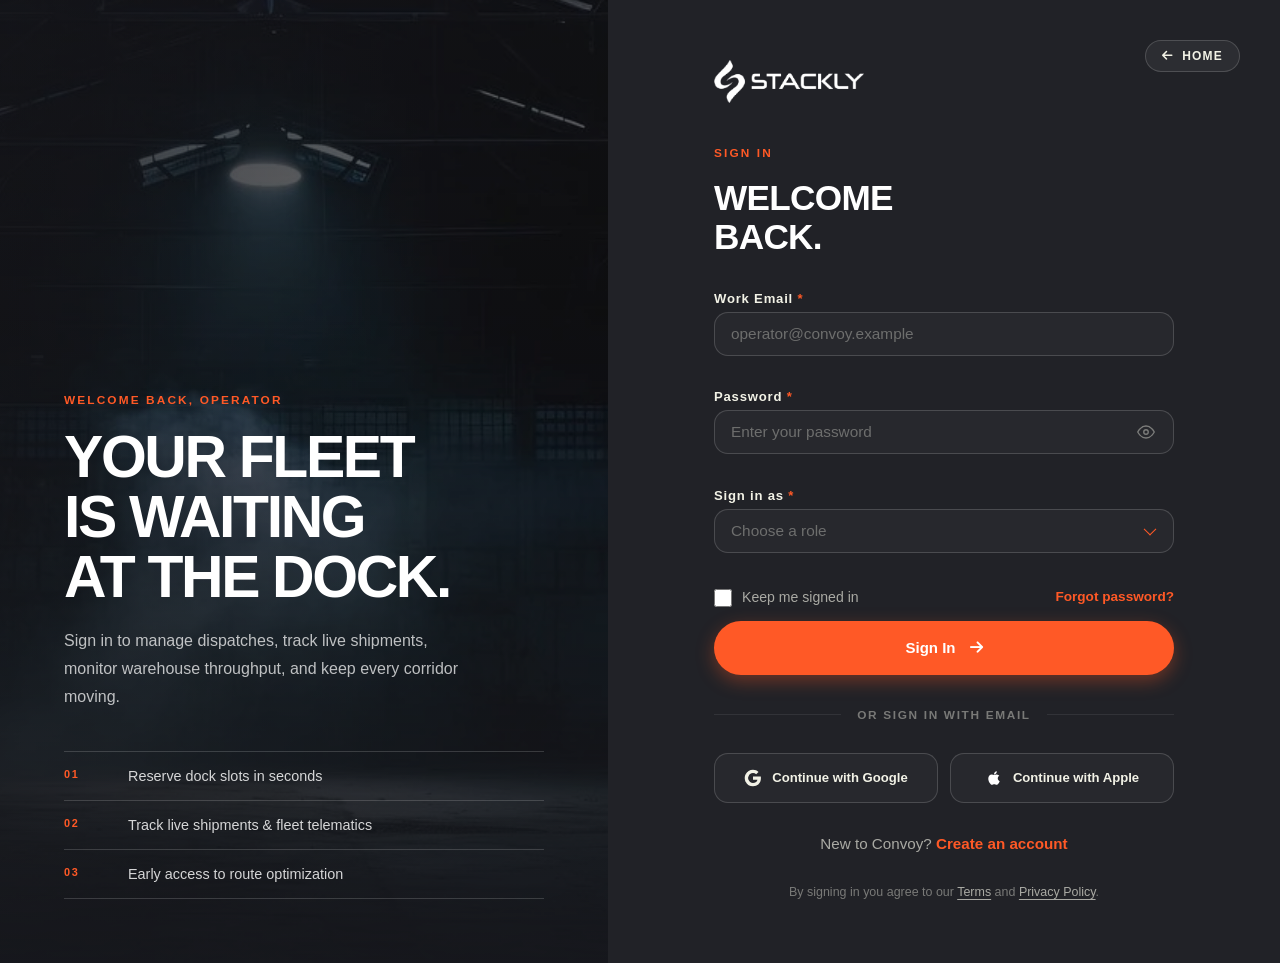
<file: html/login.html>
<!DOCTYPE html>
<html lang="en" class="no-js">

<head>
    <meta charset="UTF-8">
    <meta name="viewport" content="width=device-width, initial-scale=1.0">
    <meta name="description" content="Sign in to your Convoy warehouse management account.">
    <meta name="theme-color" content="#212227">
    <title>Sign In — Convoy Warehouse</title>

    <link rel="stylesheet" href="../global.css">
    <link rel="stylesheet" href="../css/login.css">
    <link rel='stylesheet' href='https://cdnjs.cloudflare.com/ajax/libs/font-awesome/6.4.0/css/all.min.css'>
</head>

<body class="auth-body">

    <main class="auth" id="main-content">

        <!-- ============ LEFT — BRAND PANEL ============ -->
        <aside class="auth__brand" aria-hidden="true">
            <div class="auth__brand-media">
                <img src="../assets/home_hero.webp" alt="">
                <div class="auth__brand-scrim"></div>
            </div>

            <div class="auth__brand-content">

                <div class="auth__brand-copy">
                    <span class="auth__brand-kicker">Welcome back, Operator</span>
                    <h2 class="auth__brand-title">
                        Your fleet<br>
                        is waiting<br>
                        at the dock.
                    </h2>
                    <p class="auth__brand-note">
                        Sign in to manage dispatches, track live shipments, monitor
                        warehouse throughput, and keep every corridor moving.
                    </p>
                </div>

                <ul class="auth__brand-perks">
                    <li>
                        <span class="auth__brand-perk-num">01</span>
                        <span>Reserve dock slots in seconds</span>
                    </li>
                    <li>
                        <span class="auth__brand-perk-num">02</span>
                        <span>Track live shipments &amp; fleet telematics</span>
                    </li>
                    <li>
                        <span class="auth__brand-perk-num">03</span>
                        <span>Early access to route optimization</span>
                    </li>
                </ul>
            </div>
        </aside>

        <!-- ============ RIGHT — FORM PANEL ============ -->
        <section class="auth__panel" aria-labelledby="login-title">
            <a href="../index.html" class="auth-back-chip"><i class="fa-solid fa-arrow-left"></i> Home</a>

            <div class="auth__panel-inner">

                <a class="auth__logo" href="../index.html" aria-label="Convoy home">
                    <img src="../logo.webp" alt="Convoy">
                </a>

                <header class="auth__head">
                    <span class="eyebrow">Sign In</span>
                    <h1 class="auth__title" id="login-title">
                        Welcome<br>back.
                    </h1>
                </header>

                <!-- ============ LOGIN FORM ============ -->
                <form class="auth-form" id="login-form" novalidate>

                    <!-- Email -->
                    <div class="field">
                        <label for="login-email">Work Email <span class="field__req">*</span></label>
                        <input type="email" id="login-email" name="email" autocomplete="email"
                            placeholder="operator@convoy.example" required>
                        <p class="field__error" data-error-for="login-email"></p>
                    </div>

                    <!-- Password -->
                    <div class="field">
                        <label for="login-password">Password <span class="field__req">*</span></label>
                        <div class="field__pw">
                            <input type="password" id="login-password" name="password" autocomplete="current-password"
                                placeholder="Enter your password" required>
                            <button type="button" class="field__eye" data-toggle-pw="login-password"
                                aria-label="Show password" aria-pressed="false">
                                <svg class="field__eye-icon field__eye-icon--show" viewBox="0 0 24 24" fill="none"
                                    stroke="currentColor" stroke-width="1.8" stroke-linecap="round"
                                    stroke-linejoin="round" aria-hidden="true">
                                    <path d="M1 12s4-8 11-8 11 8 11 8-4 8-11 8-11-8-11-8z" />
                                    <circle cx="12" cy="12" r="3" />
                                </svg>
                                <svg class="field__eye-icon field__eye-icon--hide" viewBox="0 0 24 24" fill="none"
                                    stroke="currentColor" stroke-width="1.8" stroke-linecap="round"
                                    stroke-linejoin="round" aria-hidden="true">
                                    <path
                                        d="M17.94 17.94A10.07 10.07 0 0 1 12 20c-7 0-11-8-11-8a18.45 18.45 0 0 1 5.06-5.94" />
                                    <path d="M9.9 4.24A9.12 9.12 0 0 1 12 4c7 0 11 8 11 8a18.5 18.5 0 0 1-2.16 3.19" />
                                    <path d="M14.12 14.12a3 3 0 1 1-4.24-4.24" />
                                    <line x1="1" y1="1" x2="23" y2="23" />
                                </svg>
                            </button>
                        </div>
                        <p class="field__error" data-error-for="login-password"></p>
                    </div>

                    <!-- Role (custom dropdown) -->
                    <div class="field">
                        <label id="role-label">Sign in as <span class="field__req">*</span></label>

                        <div class="dropdown" id="role-dropdown" data-dropdown>
                            <button type="button" class="dropdown__trigger" aria-haspopup="listbox"
                                aria-expanded="false" aria-labelledby="role-label" data-dropdown-trigger>
                                <span class="dropdown__value" data-dropdown-value>Choose a role</span>
                                <span class="dropdown__chev" aria-hidden="true"></span>
                            </button>

                            <ul class="dropdown__menu" role="listbox" aria-labelledby="role-label" data-dropdown-menu
                                hidden>
                                <li class="dropdown__option" role="option" data-value="user" aria-selected="false"
                                    tabindex="-1">
                                    <span class="dropdown__option-label">Operator</span>
                                    <span class="dropdown__option-note">Manage fleet, corridors &amp; warehouse ops</span>
                                </li>
                                <li class="dropdown__option" role="option" data-value="admin" aria-selected="false"
                                    tabindex="-1">
                                    <span class="dropdown__option-label">Administrator</span>
                                    <span class="dropdown__option-note">Control plane, carriers &amp; compliance</span>
                                </li>
                            </ul>

                            <input type="hidden" name="role" id="login-role" data-dropdown-input required>
                        </div>

                        <p class="field__error" data-error-for="login-role"></p>
                    </div>

                    <!-- Options -->
                    <div class="auth-form__row">
                        <label class="check">
                            <input type="checkbox" id="login-remember" name="remember">
                            <span>Keep me signed in</span>
                        </label>
                        <a class="auth-form__forgot" href="../404.html">Forgot password?</a>
                    </div>

                    <button class="btn btn--primary auth-form__submit" type="submit" id="login-submit">
                        Sign In <i class="fa-solid fa-arrow-right btn__arrow" style="margin-left: 6px;"></i>
                    </button>

                </form>

                <div class="auth__divider" aria-hidden="true">
                    <span>or sign in with email</span>
                </div>

                <!-- ============ SOCIAL LOGIN ============ -->
                <div class="auth__socials">
                    <button type="button" class="social-btn" data-social="google">
                        <svg viewBox="0 0 24 24" width="18" height="18" fill="currentColor" aria-hidden="true">
                            <path
                                d="M22.56 12.25c0-.78-.07-1.53-.2-2.25H12v4.26h5.92a5.06 5.06 0 0 1-2.2 3.32v2.76h3.56c2.08-1.92 3.28-4.74 3.28-8.09z" />
                            <path
                                d="M12 23c2.97 0 5.46-.98 7.28-2.66l-3.56-2.76c-.99.66-2.25 1.06-3.72 1.06-2.86 0-5.29-1.93-6.16-4.53H2.18v2.84A11 11 0 0 0 12 23z" />
                            <path
                                d="M5.84 14.11a6.6 6.6 0 0 1 0-4.22V7.05H2.18a11 11 0 0 0 0 9.9l3.66-2.84z" />
                            <path
                                d="M12 5.38c1.62 0 3.06.56 4.21 1.64l3.15-3.15C17.45 2.09 14.97 1 12 1 7.7 1 3.99 3.47 2.18 7.05l3.66 2.84C6.71 7.31 9.14 5.38 12 5.38z" />
                        </svg>
                        <span>Continue with Google</span>
                    </button>

                    <button type="button" class="social-btn" data-social="apple">
                        <svg viewBox="0 0 24 24" width="18" height="18" fill="currentColor" aria-hidden="true">
                            <path
                                d="M17.05 20.28c-.98.95-2.05.8-3.08.35-1.09-.46-2.09-.48-3.24 0-1.44.62-2.2.44-3.06-.35C2.79 15.25 3.51 7.59 9.05 7.31c1.35.07 2.29.74 3.08.8 1.18-.24 2.31-.93 3.57-.84 1.51.12 2.65.72 3.4 1.8-3.12 1.87-2.38 5.98.48 7.13-.57 1.5-1.31 2.99-2.54 4.09l.01-.01zM12.03 7.25c-.15-2.23 1.66-4.07 3.74-4.25.29 2.58-2.34 4.5-3.74 4.25z" />
                        </svg>
                        <span>Continue with Apple</span>
                    </button>
                </div>

                <p class="auth__sub" style="margin-top: 32px; text-align: center;">
                    New to Convoy?
                    <a href="signup.html">Create an account</a>
                </p>

                <p class="auth__legal">
                    By signing in you agree to our
                    <a href="../404.html">Terms</a> and
                    <a href="../404.html">Privacy Policy</a>.
                </p>

            </div>
        </section>

    </main>

    <script src="https://cdn.jsdelivr.net/npm/gsap@3.13.0/dist/gsap.min.js"></script>

    <script>
        document.documentElement.classList.remove("no-js");

        const prefersReducedMotion = window.matchMedia("(prefers-reduced-motion: reduce)").matches;

        /* =====================================================
           CLEAR INPUTS ON PAGE LOAD / RESTORE
           ===================================================== */
        window.addEventListener("pageshow", (e) => {
            const forms = document.querySelectorAll(".auth-form");
            forms.forEach(form => {
                form.querySelectorAll("input").forEach(input => {
                    if (input.type === "checkbox") {
                        input.checked = false;
                    } else if (input.type === "hidden") {
                        // handled below
                    } else {
                        input.value = "";
                    }
                });

                form.querySelectorAll("[data-dropdown]").forEach(dd => {
                    const valueEl = dd.querySelector("[data-dropdown-value]");
                    const inputEl = dd.querySelector("[data-dropdown-input]");
                    const trigger = dd.querySelector("[data-dropdown-trigger]");
                    const options = dd.querySelectorAll("[data-dropdown-option], .dropdown__option");

                    if (valueEl) {
                        const placeholder = dd.dataset.placeholder || "Choose a role";
                        valueEl.textContent = placeholder;
                        valueEl.classList.remove("has-value");
                    }
                    if (inputEl) inputEl.value = "";
                    if (trigger) trigger.classList.remove("is-filled");
                    options.forEach(o => o.setAttribute("aria-selected", "false"));
                });

                form.querySelectorAll(".field__error").forEach(el => el.textContent = "");
                form.querySelectorAll(".is-error").forEach(el => el.classList.remove("is-error"));
            });
        });

        /* =====================================================
           CUSTOM DROPDOWN
           ===================================================== */
        (function initDropdowns() {
            const dropdowns = document.querySelectorAll("[data-dropdown]");

            dropdowns.forEach(dd => {
                const trigger = dd.querySelector("[data-dropdown-trigger]");
                const menu = dd.querySelector("[data-dropdown-menu]");
                const valueEl = dd.querySelector("[data-dropdown-value]");
                const inputEl = dd.querySelector("[data-dropdown-input]");
                const options = dd.querySelectorAll(".dropdown__option");

                if (!trigger || !menu || !valueEl || !inputEl) return;

                const placeholder = valueEl.textContent.trim();
                dd.dataset.placeholder = placeholder;

                let activeIndex = -1;

                function open() {
                    closeAllDropdowns(dd);
                    menu.hidden = false;
                    dd.classList.add("is-open");
                    trigger.setAttribute("aria-expanded", "true");

                    const selected = [...options].findIndex(o => o.getAttribute("aria-selected") === "true");
                    const focusIndex = selected >= 0 ? selected : 0;
                    activeIndex = focusIndex;
                    options[focusIndex].focus();

                    if (typeof gsap !== "undefined" && !prefersReducedMotion) {
                        gsap.fromTo(menu,
                            { opacity: 0, y: -8 },
                            { opacity: 1, y: 0, duration: .28, ease: "power3.out" });
                    }
                }

                function close() {
                    menu.hidden = true;
                    dd.classList.remove("is-open");
                    trigger.setAttribute("aria-expanded", "false");
                }

                function select(value) {
                    const chosen = [...options].find(o => o.dataset.value === value);
                    if (!chosen) return;

                    options.forEach(o => o.setAttribute("aria-selected", "false"));
                    chosen.setAttribute("aria-selected", "true");

                    valueEl.textContent = chosen.querySelector(".dropdown__option-label").textContent;
                    valueEl.classList.add("has-value");
                    inputEl.value = value;
                    trigger.classList.add("is-filled");

                    inputEl.classList.remove("is-error");
                    const errorEl = document.querySelector(`[data-error-for="${inputEl.id}"]`);
                    if (errorEl) errorEl.textContent = "";

                    close();
                    trigger.focus();
                }

                trigger.addEventListener("click", () => {
                    if (dd.classList.contains("is-open")) close(); else open();
                });

                trigger.addEventListener("keydown", (e) => {
                    if (e.key === "ArrowDown" || e.key === "Enter" || e.key === " ") {
                        e.preventDefault();
                        open();
                    }
                });

                options.forEach((opt, i) => {
                    opt.addEventListener("click", () => select(opt.dataset.value));

                    opt.addEventListener("keydown", (e) => {
                        if (e.key === "Enter" || e.key === " ") {
                            e.preventDefault();
                            select(opt.dataset.value);
                        } else if (e.key === "ArrowDown") {
                            e.preventDefault();
                            const next = (i + 1) % options.length;
                            options[next].focus();
                        } else if (e.key === "ArrowUp") {
                            e.preventDefault();
                            const prev = (i - 1 + options.length) % options.length;
                            options[prev].focus();
                        } else if (e.key === "Escape") {
                            e.preventDefault();
                            close();
                            trigger.focus();
                        }
                    });
                });

                document.addEventListener("click", (e) => {
                    if (!dd.contains(e.target)) close();
                });
            });

            function closeAllDropdowns(except) {
                document.querySelectorAll("[data-dropdown].is-open").forEach(dd => {
                    if (dd === except) return;
                    const menu = dd.querySelector("[data-dropdown-menu]");
                    const trigger = dd.querySelector("[data-dropdown-trigger]");
                    if (menu) menu.hidden = true;
                    dd.classList.remove("is-open");
                    if (trigger) trigger.setAttribute("aria-expanded", "false");
                });
            }

            document.addEventListener("keydown", (e) => {
                if (e.key === "Escape") {
                    document.querySelectorAll("[data-dropdown].is-open").forEach(dd => {
                        const menu = dd.querySelector("[data-dropdown-menu]");
                        const trigger = dd.querySelector("[data-dropdown-trigger]");
                        if (menu) menu.hidden = true;
                        dd.classList.remove("is-open");
                        if (trigger) trigger.setAttribute("aria-expanded", "false");
                    });
                }
            });
        })();

        /* =====================================================
           PASSWORD VISIBILITY
           ===================================================== */
        (function initPasswordToggles() {
            document.querySelectorAll("[data-toggle-pw]").forEach(btn => {
                const targetId = btn.dataset.togglePw;
                const input = document.getElementById(targetId);
                if (!input) return;

                btn.addEventListener("click", () => {
                    const isPassword = input.type === "password";
                    input.type = isPassword ? "text" : "password";
                    btn.setAttribute("aria-pressed", isPassword ? "true" : "false");
                    btn.setAttribute("aria-label", isPassword ? "Hide password" : "Show password");
                    btn.classList.toggle("is-visible", isPassword);
                });
            });
        })();

        /* =====================================================
           FORM VALIDATION
           ===================================================== */
        const validationRules = {
            email: v => /^[^\s@]+@[^\s@]+\.[^\s@]+$/.test(v.trim()) || "Please enter a valid email address.",
            password: v => v.length >= 6 || "Password must be at least 6 characters.",
            confirm: (v, el, form) => {
                const pw = form.querySelector('input[name="password"]');
                if (!v) return "Please confirm your password.";
                if (pw && v !== pw.value) return "Passwords do not match.";
                return true;
            },
            role: v => v !== "" || "Please choose a role.",
            name: v => v.trim().length >= 2 || "Please enter your full name."
        };

        function validateField(field, form) {
            const name = field.name;
            const rule = validationRules[name];
            if (!rule) return true;

            const result = rule(field.value, field, form);
            const errorEl = document.querySelector(`[data-error-for="${field.id}"]`);

            if (result === true) {
                field.classList.remove("is-error");
                field.removeAttribute("aria-invalid");
                if (errorEl) errorEl.textContent = "";
                return true;
            } else {
                field.classList.add("is-error");
                field.setAttribute("aria-invalid", "true");
                if (errorEl) errorEl.textContent = result;
                return false;
            }
        }

        function initForm(formId) {
            const form = document.getElementById(formId);
            if (!form) return;

            const fields = form.querySelectorAll("input, select, textarea");

            fields.forEach(field => {
                if (field.type === "hidden") return;

                field.addEventListener("blur", () => validateField(field, form));
                field.addEventListener("input", () => {
                    if (field.classList.contains("is-error")) validateField(field, form);
                });
            });

            form.addEventListener("submit", (e) => {
                e.preventDefault();

                let allValid = true;
                fields.forEach(field => {
                    if (field.type === "hidden") {
                        if (field.name === "role") {
                            const rule = validationRules.role;
                            const res = rule(field.value);
                            const errorEl = document.querySelector(`[data-error-for="${field.id}"]`);
                            if (res !== true) {
                                allValid = false;
                                if (errorEl) errorEl.textContent = res;
                                const dd = field.closest("[data-dropdown]");
                                const trigger = dd && dd.querySelector("[data-dropdown-trigger]");
                                if (trigger) trigger.classList.add("is-error");
                            }
                        }
                        return;
                    }
                    if (!validateField(field, form)) allValid = false;
                });

                if (!allValid) {
                    const firstError = form.querySelector(".is-error, [data-error-for]:not(:empty)");
                    if (firstError) {
                        firstError.focus();
                        firstError.scrollIntoView({ behavior: prefersReducedMotion ? "auto" : "smooth", block: "center" });
                    }
                    return;
                }

                // ================================================
                // SUCCESS — Save credentials, clear form, redirect
                // ================================================
                const email = form.querySelector('input[name="email"]').value.trim();
                const role = form.querySelector('input[name="role"]').value;

                const username = email.split("@")[0];

                try {
                    localStorage.setItem("convoy_user_email", email);
                    localStorage.setItem("convoy_user_name", username);
                    localStorage.setItem("convoy_user_role", role);
                } catch (err) {
                    // localStorage may be disabled — dashboards will fall back
                }

                form.reset();
                form.querySelectorAll(".field__error").forEach(el => el.textContent = "");
                form.querySelectorAll(".is-error").forEach(el => el.classList.remove("is-error"));

                form.querySelectorAll("[data-dropdown]").forEach(dd => {
                    const valueEl = dd.querySelector("[data-dropdown-value]");
                    const inputEl = dd.querySelector("[data-dropdown-input]");
                    const trigger = dd.querySelector("[data-dropdown-trigger]");
                    const opts = dd.querySelectorAll(".dropdown__option");

                    if (valueEl) {
                        valueEl.textContent = dd.dataset.placeholder || "Choose a role";
                        valueEl.classList.remove("has-value");
                    }
                    if (inputEl) inputEl.value = "";
                    if (trigger) trigger.classList.remove("is-filled", "is-error");
                    opts.forEach(o => o.setAttribute("aria-selected", "false"));
                });

                const btn = form.querySelector('button[type="submit"]');
                let msg = form.querySelector(".auth-success-msg");
                if (!msg) {
                    msg = document.createElement("div");
                    msg.className = "auth-success-msg";
                    msg.style.color = "#00D26A";
                    msg.style.marginBottom = "16px";
                    msg.style.fontWeight = "600";
                    msg.style.fontSize = "14px";
                    msg.style.textAlign = "center";
                    btn.parentNode.insertBefore(msg, btn);
                }
                msg.textContent = "Login successful! Redirecting...";
                
                btn.disabled = true;
                btn.style.opacity = "0.5";

                setTimeout(() => {
                    if (role === "admin") {
                        window.location.href = "admin.html";
                    } else {
                        window.location.href = "user.html";
                    }
                }, 1500);
            });
        }

        initForm("login-form");

        /* =====================================================
           SOCIAL BUTTONS → 404
           ===================================================== */
        document.querySelectorAll("[data-social]").forEach(btn => {
            btn.addEventListener("click", () => {
                window.location.href = "../404.html";
            });
        });

        /* =====================================================
           ENTRANCE ANIMATION
           ===================================================== */
        window.addEventListener("load", () => {
            if (prefersReducedMotion) return;

            const tl = gsap.timeline({ defaults: { duration: .8, ease: "power3.out" } });

            tl.fromTo(".auth__brand-content > *",
                { x: -30, opacity: 0 },
                { x: 0, opacity: 1, stagger: .08 });

            tl.fromTo(".auth__panel-inner > *",
                { y: 24, opacity: 0 },
                { y: 0, opacity: 1, stagger: .06 },
                "-=.55");
        });
    </script>
</body>

</html>
</file>
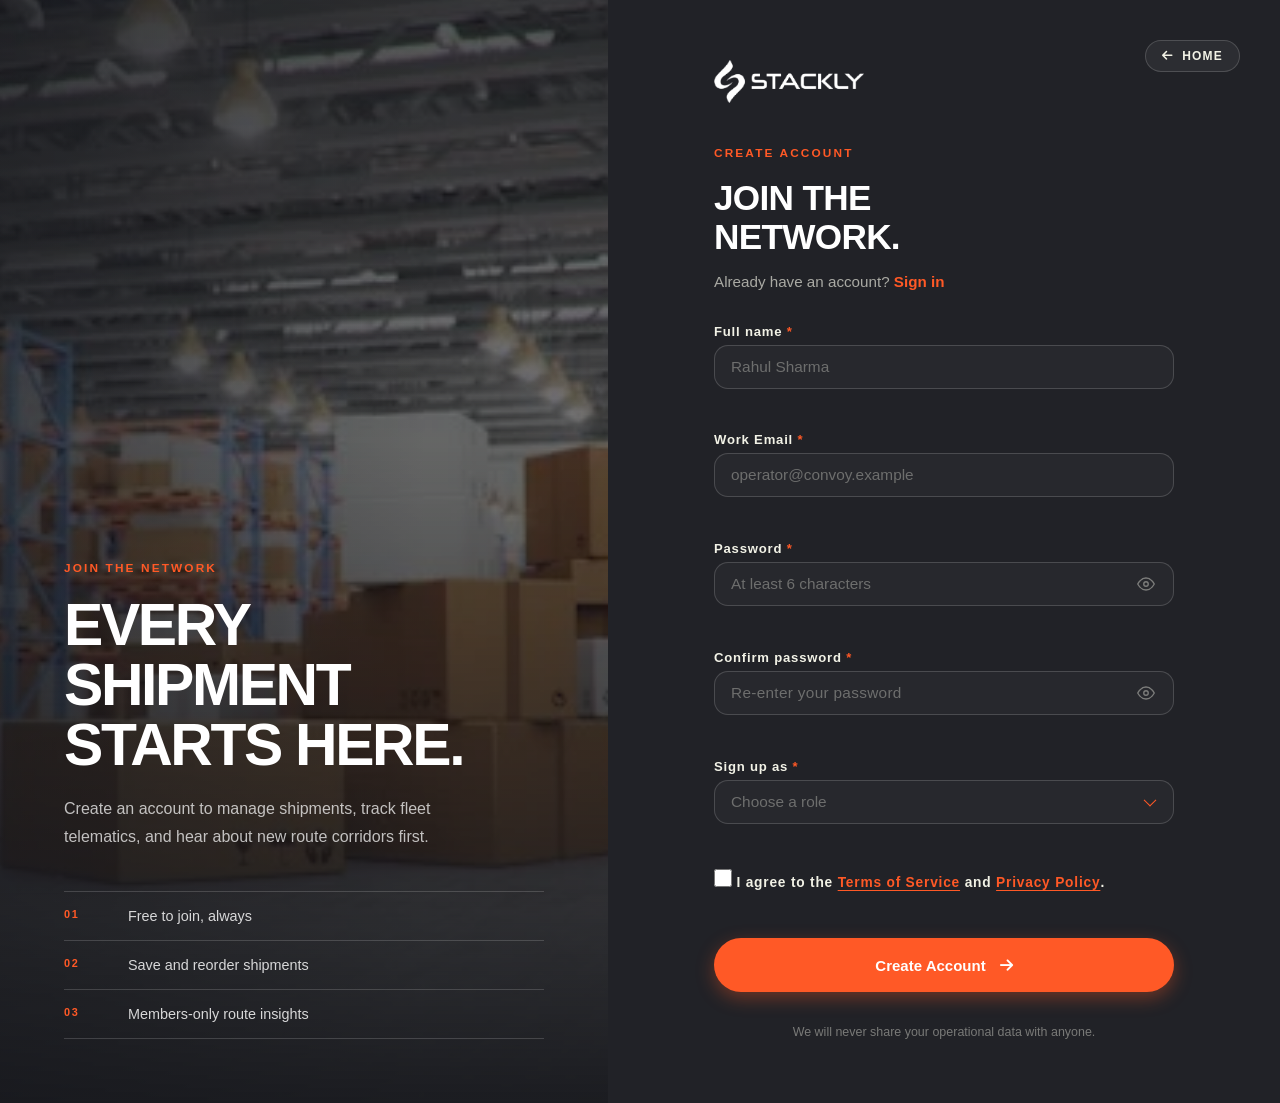
<file: html/signup.html>
<!DOCTYPE html>
<html lang="en" class="no-js">

<head>
    <meta charset="UTF-8">
    <meta name="viewport" content="width=device-width, initial-scale=1.0">
    <meta name="description" content="Create your Convoy warehouse management account.">
    <meta name="theme-color" content="#212227">
    <title>Create Account — Convoy Warehouse</title>

    <link rel="stylesheet" href="../global.css">
    <link rel="stylesheet" href="../css/signup.css">
    <link rel='stylesheet' href='https://cdnjs.cloudflare.com/ajax/libs/font-awesome/6.4.0/css/all.min.css'>
</head>

<body class="auth-body">

    <main class="auth" id="main-content">

        <!-- ============ LEFT — BRAND PANEL ============ -->
        <aside class="auth__brand" aria-hidden="true">
            <div class="auth__brand-media">
                <img src="../assets/home_about_1.webp" alt="">
                <div class="auth__brand-scrim"></div>
            </div>

            <div class="auth__brand-content">

                <div class="auth__brand-copy">
                    <span class="auth__brand-kicker">Join the network</span>
                    <h2 class="auth__brand-title">
                        Every<br>
                        shipment<br>
                        starts here.
                    </h2>
                    <p class="auth__brand-note">
                        Create an account to manage shipments, track fleet telematics,
                        and hear about new route corridors first.
                    </p>
                </div>

                <ul class="auth__brand-perks">
                    <li>
                        <span class="auth__brand-perk-num">01</span>
                        <span>Free to join, always</span>
                    </li>
                    <li>
                        <span class="auth__brand-perk-num">02</span>
                        <span>Save and reorder shipments</span>
                    </li>
                    <li>
                        <span class="auth__brand-perk-num">03</span>
                        <span>Members-only route insights</span>
                    </li>
                </ul>
            </div>
        </aside>

        <!-- ============ RIGHT — FORM PANEL ============ -->
        <section class="auth__panel" aria-labelledby="signup-title">
            <a href="../index.html" class="auth-back-chip"><i class="fa-solid fa-arrow-left"></i> Home</a>

            <div class="auth__panel-inner">

                <a class="auth__logo" href="../index.html" aria-label="Convoy home">
                    <img src="../logo.webp" alt="Convoy">
                </a>

                <header class="auth__head">
                    <span class="eyebrow">Create Account</span>
                    <h1 class="auth__title" id="signup-title">
                        Join the<br>network.
                    </h1>
                    <p class="auth__sub">
                        Already have an account?
                        <a href="login.html">Sign in</a>
                    </p>
                </header>

                <!-- ============ SIGNUP FORM ============ -->
                <form class="auth-form" id="signup-form" novalidate>

                    <!-- Full name -->
                    <div class="field">
                        <label for="signup-name">Full name <span class="field__req">*</span></label>
                        <input type="text" id="signup-name" name="name" autocomplete="name" placeholder="Rahul Sharma"
                            required>
                        <p class="field__error" data-error-for="signup-name"></p>
                    </div>

                    <!-- Email -->
                    <div class="field">
                        <label for="signup-email">Work Email <span class="field__req">*</span></label>
                        <input type="email" id="signup-email" name="email" autocomplete="email"
                            placeholder="operator@convoy.example" required>
                        <p class="field__error" data-error-for="signup-email"></p>
                    </div>

                    <!-- Password -->
                    <div class="field">
                        <label for="signup-password">Password <span class="field__req">*</span></label>
                        <div class="field__pw">
                            <input type="password" id="signup-password" name="password" autocomplete="new-password"
                                placeholder="At least 6 characters" required>
                            <button type="button" class="field__eye" data-toggle-pw="signup-password"
                                aria-label="Show password" aria-pressed="false">
                                <svg class="field__eye-icon field__eye-icon--show" viewBox="0 0 24 24" fill="none"
                                    stroke="currentColor" stroke-width="1.8" stroke-linecap="round"
                                    stroke-linejoin="round" aria-hidden="true">
                                    <path d="M1 12s4-8 11-8 11 8 11 8-4 8-11 8-11-8-11-8z" />
                                    <circle cx="12" cy="12" r="3" />
                                </svg>
                                <svg class="field__eye-icon field__eye-icon--hide" viewBox="0 0 24 24" fill="none"
                                    stroke="currentColor" stroke-width="1.8" stroke-linecap="round"
                                    stroke-linejoin="round" aria-hidden="true">
                                    <path
                                        d="M17.94 17.94A10.07 10.07 0 0 1 12 20c-7 0-11-8-11-8a18.45 18.45 0 0 1 5.06-5.94" />
                                    <path d="M9.9 4.24A9.12 9.12 0 0 1 12 4c7 0 11 8 11 8a18.5 18.5 0 0 1-2.16 3.19" />
                                    <path d="M14.12 14.12a3 3 0 1 1-4.24-4.24" />
                                    <line x1="1" y1="1" x2="23" y2="23" />
                                </svg>
                            </button>
                        </div>
                        <p class="field__error" data-error-for="signup-password"></p>
                    </div>

                    <!-- Confirm password -->
                    <div class="field">
                        <label for="signup-confirm">Confirm password <span class="field__req">*</span></label>
                        <div class="field__pw">
                            <input type="password" id="signup-confirm" name="confirm" autocomplete="new-password"
                                placeholder="Re-enter your password" required>
                            <button type="button" class="field__eye" data-toggle-pw="signup-confirm"
                                aria-label="Show password" aria-pressed="false">
                                <svg class="field__eye-icon field__eye-icon--show" viewBox="0 0 24 24" fill="none"
                                    stroke="currentColor" stroke-width="1.8" stroke-linecap="round"
                                    stroke-linejoin="round" aria-hidden="true">
                                    <path d="M1 12s4-8 11-8 11 8 11 8-4 8-11 8-11-8-11-8z" />
                                    <circle cx="12" cy="12" r="3" />
                                </svg>
                                <svg class="field__eye-icon field__eye-icon--hide" viewBox="0 0 24 24" fill="none"
                                    stroke="currentColor" stroke-width="1.8" stroke-linecap="round"
                                    stroke-linejoin="round" aria-hidden="true">
                                    <path
                                        d="M17.94 17.94A10.07 10.07 0 0 1 12 20c-7 0-11-8-11-8a18.45 18.45 0 0 1 5.06-5.94" />
                                    <path d="M9.9 4.24A9.12 9.12 0 0 1 12 4c7 0 11 8 11 8a18.5 18.5 0 0 1-2.16 3.19" />
                                    <path d="M14.12 14.12a3 3 0 1 1-4.24-4.24" />
                                    <line x1="1" y1="1" x2="23" y2="23" />
                                </svg>
                            </button>
                        </div>
                        <p class="field__error" data-error-for="signup-confirm"></p>
                    </div>

                    <!-- Role (custom dropdown) -->
                    <div class="field">
                        <label id="signup-role-label">Sign up as <span class="field__req">*</span></label>

                        <div class="dropdown" id="signup-role-dropdown" data-dropdown>
                            <button type="button" class="dropdown__trigger" aria-haspopup="listbox"
                                aria-expanded="false" aria-labelledby="signup-role-label" data-dropdown-trigger>
                                <span class="dropdown__value" data-dropdown-value>Choose a role</span>
                                <span class="dropdown__chev" aria-hidden="true"></span>
                            </button>

                            <ul class="dropdown__menu" role="listbox" aria-labelledby="signup-role-label"
                                data-dropdown-menu hidden>
                                <li class="dropdown__option" role="option" data-value="user" aria-selected="false"
                                    tabindex="-1">
                                    <span class="dropdown__option-label">Operator</span>
                                    <span class="dropdown__option-note">Manage fleet, corridors &amp; warehouse
                                        ops</span>
                                </li>
                                <li class="dropdown__option" role="option" data-value="admin" aria-selected="false"
                                    tabindex="-1">
                                    <span class="dropdown__option-label">Administrator</span>
                                    <span class="dropdown__option-note">Control plane, carriers &amp; compliance</span>
                                </li>
                            </ul>

                            <input type="hidden" name="role" id="signup-role" data-dropdown-input required>
                        </div>

                        <p class="field__error" data-error-for="signup-role"></p>
                    </div>

                    <!-- Terms -->
                    <div class="field">
                        <label class="check check--block">
                            <input type="checkbox" id="signup-terms" name="terms" required>
                            <span>I agree to the <a href="../404.html">Terms of Service</a> and <a
                                    href="../404.html">Privacy Policy</a>.</span>
                        </label>
                        <p class="field__error" data-error-for="signup-terms"></p>
                    </div>

                    <button class="btn btn--primary auth-form__submit" type="submit" id="signup-submit">
                        Create Account <i class="fa-solid fa-arrow-right btn__arrow" style="margin-left: 6px;"></i>
                    </button>

                </form>

                <p class="auth__legal">
                    We will never share your operational data with anyone.
                </p>

            </div>
        </section>

    </main>

    <script src="https://cdn.jsdelivr.net/npm/gsap@3.13.0/dist/gsap.min.js"></script>

    <script>
        document.documentElement.classList.remove("no-js");

        const prefersReducedMotion = window.matchMedia("(prefers-reduced-motion: reduce)").matches;

        /* =====================================================
           CLEAR INPUTS WHEN PAGE RESTORED FROM bfcache
           ===================================================== */
        window.addEventListener("pageshow", () => {
            document.querySelectorAll(".auth-form").forEach(form => {
                form.querySelectorAll("input").forEach(input => {
                    if (input.type === "checkbox") {
                        input.checked = false;
                    } else if (input.type !== "hidden") {
                        input.value = "";
                    }
                });

                form.querySelectorAll("[data-dropdown]").forEach(dd => {
                    const valueEl = dd.querySelector("[data-dropdown-value]");
                    const inputEl = dd.querySelector("[data-dropdown-input]");
                    const trigger = dd.querySelector("[data-dropdown-trigger]");
                    const opts = dd.querySelectorAll(".dropdown__option");

                    if (valueEl) {
                        valueEl.textContent = dd.dataset.placeholder || "Choose a role";
                        valueEl.classList.remove("has-value");
                    }
                    if (inputEl) inputEl.value = "";
                    if (trigger) trigger.classList.remove("is-filled", "is-error");
                    opts.forEach(o => o.setAttribute("aria-selected", "false"));
                });

                form.querySelectorAll(".field__error").forEach(el => el.textContent = "");
                form.querySelectorAll(".is-error").forEach(el => el.classList.remove("is-error"));
            });
        });

        /* =====================================================
           CUSTOM DROPDOWN
           ===================================================== */
        (function initDropdowns() {
            const dropdowns = document.querySelectorAll("[data-dropdown]");

            dropdowns.forEach(dd => {
                const trigger = dd.querySelector("[data-dropdown-trigger]");
                const menu = dd.querySelector("[data-dropdown-menu]");
                const valueEl = dd.querySelector("[data-dropdown-value]");
                const inputEl = dd.querySelector("[data-dropdown-input]");
                const options = dd.querySelectorAll(".dropdown__option");

                if (!trigger || !menu || !valueEl || !inputEl) return;

                const placeholder = valueEl.textContent.trim();
                dd.dataset.placeholder = placeholder;

                function open() {
                    closeAllDropdowns(dd);
                    menu.hidden = false;
                    dd.classList.add("is-open");
                    trigger.setAttribute("aria-expanded", "true");

                    const selected = [...options].findIndex(o => o.getAttribute("aria-selected") === "true");
                    const focusIndex = selected >= 0 ? selected : 0;
                    options[focusIndex].focus();

                    if (typeof gsap !== "undefined" && !prefersReducedMotion) {
                        gsap.fromTo(menu,
                            { opacity: 0, y: -8 },
                            { opacity: 1, y: 0, duration: .28, ease: "power3.out" });
                    }
                }

                function close() {
                    menu.hidden = true;
                    dd.classList.remove("is-open");
                    trigger.setAttribute("aria-expanded", "false");
                }

                function select(value) {
                    const chosen = [...options].find(o => o.dataset.value === value);
                    if (!chosen) return;

                    options.forEach(o => o.setAttribute("aria-selected", "false"));
                    chosen.setAttribute("aria-selected", "true");

                    valueEl.textContent = chosen.querySelector(".dropdown__option-label").textContent;
                    valueEl.classList.add("has-value");
                    inputEl.value = value;
                    trigger.classList.add("is-filled");
                    trigger.classList.remove("is-error");

                    inputEl.classList.remove("is-error");
                    const errorEl = document.querySelector(`[data-error-for="${inputEl.id}"]`);
                    if (errorEl) errorEl.textContent = "";

                    close();
                    trigger.focus();
                }

                trigger.addEventListener("click", () => {
                    if (dd.classList.contains("is-open")) close(); else open();
                });

                trigger.addEventListener("keydown", (e) => {
                    if (e.key === "ArrowDown" || e.key === "Enter" || e.key === " ") {
                        e.preventDefault();
                        open();
                    }
                });

                options.forEach((opt, i) => {
                    opt.addEventListener("click", () => select(opt.dataset.value));

                    opt.addEventListener("keydown", (e) => {
                        if (e.key === "Enter" || e.key === " ") {
                            e.preventDefault();
                            select(opt.dataset.value);
                        } else if (e.key === "ArrowDown") {
                            e.preventDefault();
                            options[(i + 1) % options.length].focus();
                        } else if (e.key === "ArrowUp") {
                            e.preventDefault();
                            options[(i - 1 + options.length) % options.length].focus();
                        } else if (e.key === "Escape") {
                            e.preventDefault();
                            close();
                            trigger.focus();
                        }
                    });
                });

                document.addEventListener("click", (e) => {
                    if (!dd.contains(e.target)) close();
                });
            });

            function closeAllDropdowns(except) {
                document.querySelectorAll("[data-dropdown].is-open").forEach(dd => {
                    if (dd === except) return;
                    const menu = dd.querySelector("[data-dropdown-menu]");
                    const trigger = dd.querySelector("[data-dropdown-trigger]");
                    if (menu) menu.hidden = true;
                    dd.classList.remove("is-open");
                    if (trigger) trigger.setAttribute("aria-expanded", "false");
                });
            }

            document.addEventListener("keydown", (e) => {
                if (e.key === "Escape") {
                    document.querySelectorAll("[data-dropdown].is-open").forEach(dd => {
                        const menu = dd.querySelector("[data-dropdown-menu]");
                        const trigger = dd.querySelector("[data-dropdown-trigger]");
                        if (menu) menu.hidden = true;
                        dd.classList.remove("is-open");
                        if (trigger) trigger.setAttribute("aria-expanded", "false");
                    });
                }
            });
        })();

        /* =====================================================
           PASSWORD VISIBILITY
           ===================================================== */
        (function initPasswordToggles() {
            document.querySelectorAll("[data-toggle-pw]").forEach(btn => {
                const targetId = btn.dataset.togglePw;
                const input = document.getElementById(targetId);
                if (!input) return;

                btn.addEventListener("click", () => {
                    const isPassword = input.type === "password";
                    input.type = isPassword ? "text" : "password";
                    btn.setAttribute("aria-pressed", isPassword ? "true" : "false");
                    btn.setAttribute("aria-label", isPassword ? "Hide password" : "Show password");
                    btn.classList.toggle("is-visible", isPassword);
                });
            });
        })();

        /* =====================================================
           FORM VALIDATION
           ===================================================== */
        const validationRules = {
            name: v => v.trim().length >= 2 || "Please enter your full name.",
            email: v => /^[^\s@]+@[^\s@]+\.[^\s@]+$/.test(v.trim()) || "Please enter a valid email address.",
            password: v => v.length >= 6 || "Password must be at least 6 characters.",
            confirm: (v, el, form) => {
                const pw = form.querySelector('input[name="password"]');
                if (!v) return "Please confirm your password.";
                if (pw && v !== pw.value) return "Passwords do not match.";
                return true;
            },
            role: v => v !== "" || "Please choose a role.",
            terms: (v, el) => el.checked || "Please accept the terms to continue."
        };

        function validateField(field, form) {
            const name = field.name;
            const rule = validationRules[name];
            if (!rule) return true;

            const result = rule(field.value, field, form);
            const errorEl = document.querySelector(`[data-error-for="${field.id}"]`);

            if (result === true) {
                field.classList.remove("is-error");
                field.removeAttribute("aria-invalid");
                if (errorEl) errorEl.textContent = "";
                return true;
            } else {
                field.classList.add("is-error");
                field.setAttribute("aria-invalid", "true");
                if (errorEl) errorEl.textContent = result;
                return false;
            }
        }

        function initForm(formId) {
            const form = document.getElementById(formId);
            if (!form) return;

            const fields = form.querySelectorAll("input, select, textarea");

            fields.forEach(field => {
                if (field.type === "hidden") return;

                field.addEventListener("blur", () => validateField(field, form));
                field.addEventListener("input", () => {
                    if (field.classList.contains("is-error")) validateField(field, form);
                });
                field.addEventListener("change", () => {
                    if (field.type === "checkbox") validateField(field, form);
                });
            });

            form.addEventListener("submit", (e) => {
                e.preventDefault();

                let allValid = true;
                fields.forEach(field => {
                    if (field.type === "hidden") {
                        if (field.name === "role") {
                            const res = validationRules.role(field.value);
                            const errorEl = document.querySelector(`[data-error-for="${field.id}"]`);
                            if (res !== true) {
                                allValid = false;
                                if (errorEl) errorEl.textContent = res;
                                const dd = field.closest("[data-dropdown]");
                                const trigger = dd && dd.querySelector("[data-dropdown-trigger]");
                                if (trigger) trigger.classList.add("is-error");
                            }
                        }
                        return;
                    }
                    if (!validateField(field, form)) allValid = false;
                });

                if (!allValid) {
                    const firstError = form.querySelector(".is-error");
                    if (firstError) {
                        firstError.focus();
                        firstError.scrollIntoView({ behavior: prefersReducedMotion ? "auto" : "smooth", block: "center" });
                    }
                    return;
                }

                // Success — clear inputs, then redirect to login
                form.reset();
                form.querySelectorAll(".field__error").forEach(el => el.textContent = "");
                form.querySelectorAll(".is-error").forEach(el => el.classList.remove("is-error"));

                form.querySelectorAll("[data-dropdown]").forEach(dd => {
                    const valueEl = dd.querySelector("[data-dropdown-value]");
                    const inputEl = dd.querySelector("[data-dropdown-input]");
                    const trigger = dd.querySelector("[data-dropdown-trigger]");
                    const opts = dd.querySelectorAll(".dropdown__option");

                    if (valueEl) {
                        valueEl.textContent = dd.dataset.placeholder || "Choose a role";
                        valueEl.classList.remove("has-value");
                    }
                    if (inputEl) inputEl.value = "";
                    if (trigger) trigger.classList.remove("is-filled", "is-error");
                    opts.forEach(o => o.setAttribute("aria-selected", "false"));
                });

                const btn = form.querySelector('button[type="submit"]');
                let msg = form.querySelector(".auth-success-msg");
                if (!msg) {
                    msg = document.createElement("div");
                    msg.className = "auth-success-msg";
                    msg.style.color = "#00D26A";
                    msg.style.marginBottom = "16px";
                    msg.style.fontWeight = "600";
                    msg.style.fontSize = "14px";
                    msg.style.textAlign = "center";
                    btn.parentNode.insertBefore(msg, btn);
                }
                msg.textContent = "Account successfully created! Redirecting to login...";
                
                btn.disabled = true;
                btn.style.opacity = "0.5";

                setTimeout(() => {
                    window.location.href = "login.html";
                }, 1500);
            });
        }

        initForm("signup-form");

        /* =====================================================
           ENTRANCE ANIMATION
           ===================================================== */
        window.addEventListener("load", () => {
            if (prefersReducedMotion) return;

            const tl = gsap.timeline({ defaults: { duration: .8, ease: "power3.out" } });

            tl.fromTo(".auth__brand-content > *",
                { x: -30, opacity: 0 },
                { x: 0, opacity: 1, stagger: .08 });

            tl.fromTo(".auth__panel-inner > *",
                { y: 24, opacity: 0 },
                { y: 0, opacity: 1, stagger: .06 },
                "-=.55");
        });
    </script>
</body>

</html>
</file>
<file: global.css>
:root {
  --color-primary-orange: #FF5926;
  --color-alabaster-white: #F2F2E6;
  --color-dark-charcoal: #212227;
  --color-overlay-dark: rgba(18, 19, 22, 0.75);
  --color-border-glow: rgba(255, 89, 38, 0.4);
  --font-family-main: 'Inter', -apple-system, BlinkMacSystemFont, "Segoe UI", Roboto, sans-serif;
  --font-family-heading: 'Outfit', 'Inter', sans-serif;
}

* {
  box-sizing: border-box;
  margin: 0;
  padding: 0;
}

html,
body {
  width: 100%;
  max-width: 100%;
  min-height: 100vh;
  font-family: var(--font-family-main);
  background-color: var(--color-dark-charcoal);
  color: var(--color-alabaster-white);
  overflow-x: hidden !important;
}

/* Custom Scrollbar */
html {
  scrollbar-width: thin;
  scrollbar-color: var(--color-primary-orange) var(--color-dark-charcoal);
}

::-webkit-scrollbar {
  width: 6px;
}
::-webkit-scrollbar-track {
  background: var(--color-dark-charcoal);
}
::-webkit-scrollbar-thumb {
  background: var(--color-primary-orange);
  border-radius: 10px;
}
::-webkit-scrollbar-thumb:hover {
  background: #ff754a;
}
/* Disable body scroll when menu/hamburger is active */
html.no-scroll,
body.no-scroll {
  overflow: hidden !important;
  height: 100vh !important;
  height: 100dvh !important;
  touch-action: none !important;
}

a {
  color: inherit;
  text-decoration: none;
}

/* Common Header Component */
.site-header {
    position: fixed;
    top: 0;
    left: 0;
    width: 100%;
    z-index: 1000;
    padding: 22px max(32px, calc((100vw - 1320px) / 2));

    display: flex;
    align-items: center;
    justify-content: space-between;

    background: transparent;

    transition:
        background-color 0.3s ease,
        padding 0.3s ease,
        box-shadow 0.3s ease,
        border-color 0.3s ease;
}

.site-header.scrolled {
  background: #000 !important;
  background-color: #000 !important;
  background-image: none !important;

  padding: 14px max(32px, calc((100vw - 1320px) / 2)) !important;

  box-shadow: 0 8px 32px rgba(0, 0, 0, 0.45);

  border-bottom: 1px solid rgba(255, 89, 38, 0.25);

  backdrop-filter: none !important;
  -webkit-backdrop-filter: none !important;
}

.header-logo {
  display: flex;
  align-items: center;
  gap: 12px;
  z-index: 102;
  flex: 0 0 auto;
}

.header-logo img {
  height: 32px;
  width: auto;
  object-fit: contain;
  filter: brightness(0) invert(1) !important;
}

.nav-desktop {
  display: flex;
  align-items: center;
  justify-content: space-between;
  flex: 1;
  margin-left: 60px;
}

.nav-links {
  display: flex;
  align-items: center;
  justify-content: center;
  gap: 40px;
  list-style: none;
  margin: 0 auto;
}

.nav-links a {
  font-weight: 500;
  font-size: 15px;
  color: rgba(255, 255, 255, 0.9);
  transition: opacity 0.2s ease, color 0.2s ease;
  position: relative;
  padding-bottom: 4px;
}

.nav-links a::after {
  content: '';
  position: absolute;
  bottom: 0;
  left: 0;
  width: 0%;
  height: 2px;
  background-color: var(--color-primary-orange);
  transition: width 0.3s ease;
}

.nav-links a:hover,
.nav-links a.active {
  opacity: 1;
  color: #FFFFFF;
}

.nav-links a:hover::after,
.nav-links a.active::after {
  width: 100%;
}

.header-actions {
  display: flex;
  align-items: center;
  gap: 16px;
  flex: 0 0 auto;
}

.btn {
  display: inline-flex;
  align-items: center;
  justify-content: center;
  padding: 12px 28px;
  border-radius: 999px;
  font-weight: 600;
  font-size: 15px;
  cursor: pointer;
  transition: all 0.3s cubic-bezier(0.4, 0, 0.2, 1);
  border: 1px solid transparent;
}

.btn-primary {
  background-color: var(--color-primary-orange);
  color: #FFFFFF;
  box-shadow: 0 4px 14px rgba(255, 89, 38, 0.35);
}

.btn-primary:hover {
  background-color: #e04b1c;
  transform: translateY(-2px);
  box-shadow: 0 6px 20px rgba(255, 89, 38, 0.5);
}

.btn-outline-pill {
  background: rgba(255, 255, 255, 0.05);
  border: 1px solid rgba(255, 255, 255, 0.25);
  color: #FFFFFF;
  backdrop-filter: blur(8px);
}

.btn-outline-pill:hover {
  background: rgba(255, 255, 255, 0.15);
  border-color: rgba(255, 255, 255, 0.5);
  transform: translateY(-2px);
}

.btn-pill-dark {
  background: rgba(18, 22, 28, 0.65);
  border: 1px solid rgba(255, 255, 255, 0.25);
  color: #FFFFFF;
  backdrop-filter: blur(10px);
}

.btn-pill-dark:hover {
  border-color: var(--color-primary-orange);
  color: var(--color-primary-orange);
  transform: translateY(-2px);
}

.btn-signup {
  background-color: #FFFFFF;
  color: var(--color-primary-orange);
  border: 1px solid #FFFFFF;
  box-shadow: 0 4px 14px rgba(255, 255, 255, 0.12);
}

.btn-signup:hover {
  background-color: var(--color-primary-orange);
  color: #FFFFFF;
  border-color: var(--color-primary-orange);
  transform: translateY(-2px);
  box-shadow: 0 6px 20px rgba(255, 89, 38, 0.4);
}

/* Hamburger Toggle Button */
.hamburger-toggle {
  display: none;
  flex-direction: column;
  justify-content: space-between;
  width: 30px;
  height: 22px;
  background: transparent;
  border: none;
  cursor: pointer;
  z-index: 102;
  padding: 0;
}

.hamburger-toggle span {
  width: 100%;
  height: 2px;
  background-color: #FFFFFF;
  border-radius: 2px;
  transition: all 0.3s ease-in-out;
}

/* Hamburger Open Animation State */
.hamburger-toggle.is-active span:nth-child(1) {
  transform: translateY(10px) rotate(45deg);
}

.hamburger-toggle.is-active span:nth-child(2) {
  opacity: 0;
  transform: translateX(-10px);
}

.hamburger-toggle.is-active span:nth-child(3) {
  transform: translateY(-10px) rotate(-45deg);
}

/* Mobile Menu Navigation Drawer */
.mobile-nav-drawer {
  position: fixed;
  top: 0;
  left: 0;
  width: 100%;
  height: 100vh;
  height: 100dvh;
  background: #121316;
  backdrop-filter: blur(16px);
  -webkit-backdrop-filter: blur(16px);
  z-index: 20000;
  display: flex;
  flex-direction: column;
  justify-content: flex-start;
  align-items: center;
  padding: 20px 24px 32px 24px;
  gap: 36px;
  opacity: 0;
  visibility: hidden;
  pointer-events: none;
  overflow-y: auto;
  transition: opacity 0.3s ease, visibility 0.3s ease;
}

.mobile-drawer-header {
  width: 100%;
  display: flex;
  align-items: center;
  justify-content: space-between;
  padding-bottom: 16px;
  border-bottom: 1px solid rgba(255, 255, 255, 0.1);
  flex-shrink: 0;
}

.mobile-drawer-logo {
  display: flex;
  align-items: center;
}

.mobile-drawer-logo img {
  height: 32px;
  width: auto;
  object-fit: contain;
  filter: brightness(0) invert(1) !important;
}

.mobile-close-btn {
  background: rgba(255, 255, 255, 0.08);
  border: 1px solid rgba(255, 255, 255, 0.2);
  color: #FFFFFF;
  width: 40px;
  height: 40px;
  border-radius: 50%;
  display: flex;
  align-items: center;
  justify-content: center;
  font-size: 20px;
  cursor: pointer;
  transition: all 0.2s ease;
  flex-shrink: 0;
}

.mobile-close-btn:hover {
  background: var(--color-primary-orange);
  border-color: var(--color-primary-orange);
  transform: rotate(90deg);
}

.mobile-nav-drawer.is-active {
  opacity: 1;
  visibility: visible;
  pointer-events: auto;
}

.mobile-nav-links {
  list-style: none;
  display: flex;
  flex-direction: column;
  align-items: center;
  gap: 24px;
}

.mobile-nav-links a {
  font-size: 24px;
  font-weight: 600;
  color: #FFFFFF;
  transition: color 0.2s ease;
}

.mobile-nav-links a:hover {
  color: var(--color-primary-orange);
}

.mobile-actions {
  display: flex;
  flex-direction: column;
  gap: 16px;
  width: 220px;
}

.mobile-actions .btn {
  width: 100%;
  text-align: center;
}

/* Responsive Media Queries */
@media (max-width: 992px) {
  .site-header {
    padding: 20px 24px;
  }

  .nav-desktop {
    display: none;
  }

  .hamburger-toggle {
    display: flex;
  }
}



/* ==========================================================================
   Page Preloader (1.5 seconds screen overlay)
   ========================================================================== */
.page-preloader {
  position: fixed;
  inset: 0;
  z-index: 9999;
  background-color: #08161f;
  display: flex;
  flex-direction: column;
  align-items: center;
  justify-content: center;
  gap: 20px;
  transition: opacity 0.5s ease, visibility 0.5s ease;
}

.page-preloader.fade-out {
  opacity: 0;
  visibility: hidden;
  pointer-events: none;
}

.preloader-brand {
  display: flex;
  align-items: center;
  gap: 14px;
}

.preloader-brand img {
  height: 40px;
  width: auto;
  filter: brightness(0) invert(1) !important;
}

.preloader-spinner {
  width: 44px;
  height: 44px;
  border: 3px solid rgba(255, 255, 255, 0.1);
  border-top-color: var(--color-primary-orange);
  border-radius: 50%;
  animation: preloaderSpin 0.8s linear infinite;
}

@keyframes preloaderSpin {
  0% {
    transform: rotate(0deg);
  }

  100% {
    transform: rotate(360deg);
  }
}

/* ==========================================================================
   Hero Dynamic Rotating Text Word
   ========================================================================== */
.hero-rotate-word {
  display: inline-block;
  color: #FFFFFF;
  position: relative;
  transition: opacity 0.3s ease, transform 0.3s ease;
}

.hero-rotate-word.fade-swap {
  opacity: 0;
  transform: translateY(12px);
}

.site-header.scrolled {
  background: #000 !important;
  background-color: #000 !important;
  background-image: none !important;

  padding: 14px max(32px, calc((100vw - 1320px) / 2)) !important;

  box-shadow: 0 8px 32px rgba(0, 0, 0, 0.5);
  border-bottom: 1px solid rgba(255, 89, 38, 0.25);
}

/* ==========================================================================
   Scroll Reveal Sliding Animations
   ========================================================================== */
.reveal-slide-left {
  opacity: 0 !important;
  transform: translateX(-70px) !important;
  transition: opacity 0.75s cubic-bezier(0.16, 1, 0.3, 1), transform 0.75s cubic-bezier(0.16, 1, 0.3, 1) !important;
  will-change: opacity, transform;
}

.reveal-slide-right {
  opacity: 0 !important;
  transform: translateX(70px) !important;
  transition: opacity 0.75s cubic-bezier(0.16, 1, 0.3, 1), transform 0.75s cubic-bezier(0.16, 1, 0.3, 1) !important;
  will-change: opacity, transform;
}

.reveal-slide-up {
  opacity: 0 !important;
  transform: translateY(60px) !important;
  transition: opacity 0.75s cubic-bezier(0.16, 1, 0.3, 1), transform 0.75s cubic-bezier(0.16, 1, 0.3, 1) !important;
  will-change: opacity, transform;
}

.reveal-slide-down {
  opacity: 0 !important;
  transform: translateY(-60px) !important;
  transition: opacity 0.75s cubic-bezier(0.16, 1, 0.3, 1), transform 0.75s cubic-bezier(0.16, 1, 0.3, 1) !important;
  will-change: opacity, transform;
}

.reveal-slide-left.reveal-active,
.reveal-slide-right.reveal-active,
.reveal-slide-up.reveal-active,
.reveal-slide-down.reveal-active {
  opacity: 1 !important;
  transform: translate(0, 0) !important;
}

/* Transition Delays */
.delay-1 { transition-delay: 0.12s !important; }
.delay-2 { transition-delay: 0.24s !important; }
.delay-3 { transition-delay: 0.36s !important; }
.delay-4 { transition-delay: 0.48s !important; }

/* Service Card Hover Description Effects */
.service-card-overlay {
  display: flex;
  flex-direction: column;
  justify-content: flex-end;
}

.service-card-desc {
  max-height: 0;
  opacity: 0;
  overflow: hidden;
  transition: all 0.4s cubic-bezier(0.16, 1, 0.3, 1);
  color: rgba(255, 255, 255, 0.85);
  font-size: 0.95rem;
  line-height: 1.5;
  margin-top: 0;
  transform: translateY(10px);
}

.service-card:hover .service-card-desc {
  max-height: 120px;
  opacity: 1;
  margin-top: 12px;
  transform: translateY(0);
}

/* ==========================================================================
   Lenis Smooth Scrolling Default Styles
   ========================================================================== */
html.lenis, html.lenis body {
  height: auto;
}
.lenis.lenis-smooth {
  scroll-behavior: auto !important;
}
.lenis.lenis-smooth [data-lenis-prevent] {
  overscroll-behavior: contain;
}
.lenis.lenis-stopped {
  overflow: hidden;
}
.lenis.lenis-smooth iframe {
  pointer-events: none;
}
</file>
<file: css/login.css>
:root {
    --color-primary-orange: #FF5926;
    --color-orange-hover: #e04b1c;
    --color-alabaster-white: #F2F2E6;
    --color-dark-charcoal: #212227;
    --color-sidebar-deep: #16171c;
    --color-card: #1e1f24;
    --color-rule: rgba(255, 255, 255, 0.08);
    --color-rule-strong: rgba(255, 255, 255, 0.16);
    --color-text-primary: #F2F2E6;
    --color-text-secondary: rgba(242, 242, 230, 0.65);
    --color-text-muted: rgba(242, 242, 230, 0.42);

    --font-family-main: 'Inter', -apple-system, BlinkMacSystemFont, "Segoe UI", Roboto, sans-serif;
    --font-family-heading: 'Outfit', 'Inter', sans-serif;

    --ease: cubic-bezier(0.4, 0, 0.2, 1);
    --radius-pill: 999px;
    --shadow-md: 0 12px 32px rgba(0, 0, 0, 0.45);
}

/* ---------- Page shell ---------- */

.auth-body {
    background: var(--color-dark-charcoal);
    min-height: 100svh;
    margin: 0;
    color: var(--color-text-primary);
    font-family: var(--font-family-main);
}

.auth {
    display: grid;
    grid-template-columns: minmax(0, .95fr) minmax(0, 1.05fr);
    min-height: 100svh;
}

/* ---------- LEFT — Brand panel ---------- */

.auth__brand {
    position: relative;
    overflow: hidden;
    color: var(--color-alabaster-white);
    background: var(--color-sidebar-deep);
}

.auth__brand-media {
    position: absolute;
    inset: 0;
    z-index: 0;
}

.auth__brand-media img {
    width: 100%;
    height: 100%;
    object-fit: cover;
    transform: scale(1.05);
    filter: brightness(0.65) saturate(1.05);
}

.auth__brand-scrim {
    position: absolute;
    inset: 0;
    background:
        linear-gradient(180deg, rgba(22, 23, 28, .55) 0%, rgba(22, 23, 28, .35) 40%, rgba(22, 23, 28, .95) 100%),
        linear-gradient(90deg, rgba(22, 23, 28, .5), transparent 70%);
}

.auth__brand-content {
    position: relative;
    z-index: 2;
    min-height: 100%;
    display: flex;
    flex-direction: column;
    gap: 40px;
    padding: clamp(35px, 5vw, 70px);
}

.auth__brand-logo {
    display: inline-flex;
    width: fit-content;
}

.auth__brand-logo img {
    width: 96px;
    filter: brightness(0) invert(1) !important;
}

.auth__brand-copy {
    margin-top: auto;
    display: grid;
    gap: 20px;
}

.auth__brand-kicker {
    color: var(--color-primary-orange);
    font-size: .74rem;
    font-weight: 800;
    letter-spacing: .18em;
    text-transform: uppercase;
}

.auth__brand-title {
    font-family: var(--font-family-heading);
    font-size: clamp(2.4rem, 4.6vw, 4.6rem);
    font-weight: 900;
    line-height: 1.02;
    letter-spacing: -.04em;
    color: #FFFFFF;
    text-transform: uppercase;
}

.auth__brand-note {
    max-width: 420px;
    color: rgba(255, 255, 255, .72);
    line-height: 1.75;
}

.auth__brand-perks {
    display: grid;
    gap: 0;
    border-top: 1px solid rgba(255, 255, 255, .16);
    list-style: none;
    padding: 0;
    margin: 0;
}

.auth__brand-perks li {
    display: grid;
    grid-template-columns: 46px 1fr;
    gap: 18px;
    padding: 16px 0;
    border-bottom: 1px solid rgba(255, 255, 255, .16);
    color: rgba(255, 255, 255, .82);
    font-size: .9rem;
}

.auth__brand-perk-num {
    color: var(--color-primary-orange);
    font-size: .68rem;
    font-weight: 800;
    letter-spacing: .16em;
}

/* ---------- RIGHT — Form panel ---------- */

.auth__panel {
    position: relative;
    display: flex;
    align-items: center;
    justify-content: center;
    padding: 60px clamp(28px, 5vw, 70px);
    background: var(--color-dark-charcoal);
}

.auth__panel-inner {
    width: 100%;
    max-width: 460px;
}

.auth__logo {
    display: inline-flex;
    margin-bottom: 40px;
}

.auth__logo img {
    width: 150px;
    filter: brightness(0) invert(1) !important;
}

.auth__head {
    margin-bottom: 34px;
}

.eyebrow {
    display: inline-block;
    font-size: .74rem;
    font-weight: 800;
    letter-spacing: .18em;
    text-transform: uppercase;
    color: var(--color-primary-orange);
}

.auth__title {
    margin-top: 18px;
    font-family: var(--font-family-heading);
    font-size: clamp(1.6rem, 2.8vw, 2.2rem);
    font-weight: 900;
    line-height: 1.1;
    letter-spacing: -.02em;
    color: #FFFFFF;
    text-transform: uppercase;
}

.auth__sub {
    margin-top: 16px;
    color: var(--color-text-secondary);
    font-size: .95rem;
}

.auth__sub a {
    color: var(--color-primary-orange);
    font-weight: 700;
    border-bottom: 1px solid transparent;
    transition: border-color .3s ease;
}

.auth__sub a:hover {
    border-color: var(--color-primary-orange);
}

/* ---------- Social buttons ---------- */

.auth__socials {
    display: grid;
    grid-template-columns: 1fr 1fr;
    gap: 12px;
}

.social-btn {
    display: inline-flex;
    align-items: center;
    justify-content: center;
    gap: 10px;
    min-height: 50px;
    padding: 0 18px;
    border: 1px solid var(--color-rule-strong);
    border-radius: 14px;
    background: rgba(255, 255, 255, 0.03);
    color: var(--color-text-primary);
    cursor: pointer;
    font-size: .82rem;
    font-weight: 700;
    transition: border-color .3s ease, background .3s ease, transform .35s var(--ease);
    font-family: inherit;
}

.social-btn:hover {
    border-color: var(--color-primary-orange);
    background: rgba(255, 89, 38, 0.08);
    transform: translateY(-2px);
}

.social-btn svg {
    flex: 0 0 auto;
}

.social-btn[data-social="apple"] svg {
    color: #FFFFFF;
    fill: #FFFFFF;
}

/* ---------- Divider ---------- */

.auth__divider {
    position: relative;
    margin: 30px 0;
    text-align: center;
}

.auth__divider::before {
    content: "";
    position: absolute;
    top: 50%;
    left: 0;
    right: 0;
    height: 1px;
    background: var(--color-rule);
}

.auth__divider span {
    position: relative;
    display: inline-block;
    padding: 0 16px;
    background: var(--color-dark-charcoal);
    color: var(--color-text-muted);
    font-size: .74rem;
    font-weight: 800;
    letter-spacing: .14em;
    text-transform: uppercase;
}

/* ---------- Form ---------- */

.auth-form {
    display: grid;
    gap: 14px;
}

.field {
    display: grid;
    gap: 6px;
}

.field label {
    display: inline-block;
    color: var(--color-text-primary);
    font-size: .82rem;
    font-weight: 800;
    letter-spacing: .06em;
}

.field__req {
    color: var(--color-primary-orange);
}

.field input[type="text"],
.field input[type="email"],
.field input[type="password"],
.field input[type="tel"],
.field input[type="number"] {
    width: 100%;
    min-height: 44px;
    padding: 0 16px;
    border: 1px solid var(--color-rule-strong);
    border-radius: 14px;
    background: rgba(255, 255, 255, 0.03);
    color: var(--color-text-primary);
    font-size: .96rem;
    font-family: inherit;
    transition: border-color .3s ease, background .3s ease, box-shadow .3s ease;
}

.field input::placeholder {
    color: rgba(242, 242, 230, 0.35);
}

.field input:hover {
    border-color: rgba(255, 255, 255, 0.3);
}

.field input:focus {
    outline: none;
    border-color: var(--color-primary-orange);
    background: rgba(255, 89, 38, 0.05);
    box-shadow: 0 0 0 4px rgba(255, 89, 38, 0.12);
}

/* ---------- Password field with eye ---------- */

.field__pw {
    position: relative;
}

.field__pw input {
    padding-right: 56px !important;
}

.field__eye {
    position: absolute;
    top: 50%;
    right: 10px;
    display: grid;
    width: 36px;
    height: 36px;
    place-items: center;
    border: 0;
    border-radius: 50%;
    background: transparent;
    color: var(--color-text-muted);
    cursor: pointer;
    transform: translateY(-50%);
    transition: color .3s ease, background .3s ease;
}

.field__eye:hover {
    color: var(--color-primary-orange);
    background: rgba(255, 89, 38, 0.1);
}

.field__eye-icon {
    width: 18px;
    height: 18px;
    transition: opacity .25s ease;
}

.field__eye-icon--hide {
    display: none;
}

.field__eye.is-visible .field__eye-icon--show {
    display: none;
}

.field__eye.is-visible .field__eye-icon--hide {
    display: block;
}

/* Kill Edge's built-in ms-reveal eye icon */
.field input[type="password"]::-ms-reveal,
.field input[type="password"]::-ms-clear {
    display: none;
}

/* Kill Safari's contact autofill icon */
.field input::-webkit-contacts-auto-fill-button,
.field input::-webkit-credentials-auto-fill-button {
    visibility: hidden;
    display: none !important;
    pointer-events: none;
    position: absolute;
    right: 0;
}

/* ---------- Autofill background suppression ---------- */

.field input:-webkit-autofill,
.field input:-webkit-autofill:hover,
.field input:-webkit-autofill:focus,
.field input:-webkit-autofill:active {
    -webkit-text-fill-color: var(--color-text-primary) !important;
    -webkit-box-shadow: 0 0 0 1000px #1a1b20 inset !important;
    box-shadow: 0 0 0 1000px #1a1b20 inset !important;
    border: 1px solid var(--color-rule-strong) !important;
    transition: background-color 9999s ease-in-out 0s;
    caret-color: var(--color-text-primary);
}

.field input:autofill {
    background: #1a1b20 !important;
    color: var(--color-text-primary) !important;
    border: 1px solid var(--color-rule-strong) !important;
}

/* ---------- Error state ---------- */

.field input.is-error {
    border-color: #ff3b30;
    background: rgba(255, 59, 48, 0.06);
}

.field input.is-error:focus {
    box-shadow: 0 0 0 4px rgba(255, 59, 48, 0.15);
}

.field__error {
    min-height: 1.1em;
    color: #ff5247;
    font-size: .78rem;
    font-weight: 600;
    line-height: 1.3;
}

/* ---------- Checkbox ---------- */

.check {
    display: inline-flex;
    align-items: center;
    gap: 10px;
    color: var(--color-text-secondary);
    font-size: .88rem;
    cursor: pointer;
    user-select: none;
}

.check--block {
    display: flex;
    align-items: flex-start;
    max-width: none;
    line-height: 1.55;
}

.check input {
    width: 18px;
    height: 18px;
    flex: 0 0 auto;
    margin-top: 2px;
    accent-color: var(--color-primary-orange);
    cursor: pointer;
}

.check a {
    color: var(--color-primary-orange);
    font-weight: 700;
    text-decoration: underline;
    text-underline-offset: 3px;
}

/* ---------- Form row (remember / forgot) ---------- */

.auth-form__row {
    display: flex;
    align-items: center;
    justify-content: space-between;
    gap: 20px;
    flex-wrap: wrap;
}

.auth-form__forgot {
    color: var(--color-primary-orange);
    font-size: .85rem;
    font-weight: 700;
    transition: color .3s ease;
}

.auth-form__forgot:hover {
    color: #FFFFFF;
    text-decoration: underline;
    text-underline-offset: 3px;
}

/* ---------- Submit ---------- */

.btn {
    display: inline-flex;
    align-items: center;
    justify-content: center;
    gap: 8px;
    padding: 14px 28px;
    border-radius: var(--radius-pill);
    font-weight: 700;
    font-size: 15px;
    cursor: pointer;
    transition: all 0.3s var(--ease);
    border: 1px solid transparent;
    font-family: inherit;
}

.btn--primary {
    background-color: var(--color-primary-orange);
    color: #FFFFFF;
    box-shadow: 0 6px 18px rgba(255, 89, 38, 0.35);
}

.btn--primary:hover {
    background-color: var(--color-orange-hover);
    transform: translateY(-2px);
    box-shadow: 0 10px 26px rgba(255, 89, 38, 0.5);
}

.auth-form__submit {
    width: 100%;
    min-height: 54px;
    justify-content: center;
}

.btn__arrow {
    transition: transform 0.3s ease;
}

.btn--primary:hover .btn__arrow {
    transform: translateX(4px);
}

/* ---------- Legal ---------- */

.auth__legal {
    margin-top: 30px;
    color: var(--color-text-muted);
    font-size: .78rem;
    line-height: 1.7;
    text-align: center;
}

.auth__legal a {
    color: var(--color-text-secondary);
    text-decoration: underline;
    text-underline-offset: 3px;
}

.auth__legal a:hover {
    color: var(--color-primary-orange);
}

/* =====================================================
   CUSTOM DROPDOWN
   ===================================================== */

.dropdown {
    position: relative;
}

.dropdown__trigger {
    width: 100%;
    min-height: 44px;
    padding: 0 16px;
    display: flex;
    align-items: center;
    justify-content: space-between;
    gap: 16px;
    border: 1px solid var(--color-rule-strong);
    border-radius: 14px;
    background: rgba(255, 255, 255, 0.03);
    color: var(--color-text-primary);
    cursor: pointer;
    font-size: .96rem;
    font-family: inherit;
    text-align: left;
    transition: border-color .3s ease, background .3s ease, box-shadow .3s ease;
}

.dropdown__trigger:hover {
    border-color: rgba(255, 255, 255, 0.3);
}

.dropdown__trigger:focus-visible {
    outline: none;
    border-color: var(--color-primary-orange);
    background: rgba(255, 89, 38, 0.05);
    box-shadow: 0 0 0 4px rgba(255, 89, 38, 0.12);
}

.dropdown.is-open .dropdown__trigger,
.dropdown__trigger[aria-expanded="true"] {
    border-color: var(--color-primary-orange);
    background: rgba(255, 89, 38, 0.05);
    box-shadow: 0 0 0 4px rgba(255, 89, 38, 0.12);
}

.dropdown__trigger.is-error {
    border-color: #ff3b30;
    background: rgba(255, 59, 48, 0.06);
}

.dropdown__value {
    color: rgba(242, 242, 230, 0.35);
    transition: color .3s ease;
}

.dropdown__value.has-value {
    color: var(--color-text-primary);
    font-weight: 600;
}

.dropdown__chev {
    position: relative;
    width: 14px;
    height: 14px;
    flex: 0 0 auto;
}

.dropdown__chev::before {
    content: "";
    position: absolute;
    top: 50%;
    left: 50%;
    width: 8px;
    height: 8px;
    border-right: 1.8px solid var(--color-primary-orange);
    border-bottom: 1.8px solid var(--color-primary-orange);
    transform: translate(-50%, -70%) rotate(45deg);
    transition: transform .3s var(--ease);
}

.dropdown.is-open .dropdown__chev::before {
    transform: translate(-50%, -30%) rotate(-135deg);
}

.dropdown__menu {
    position: absolute;
    z-index: 30;
    top: calc(100% + 8px);
    left: 0;
    right: 0;
    margin: 0;
    padding: 8px;
    background: #18191f;
    border: 1px solid rgba(255, 89, 38, 0.35);
    border-radius: 16px;
    box-shadow: var(--shadow-md);
    list-style: none;
    display: grid;
    gap: 4px;
}

.dropdown__menu[hidden] {
    display: none;
}

.dropdown__option {
    display: grid;
    gap: 2px;
    padding: 12px 14px;
    border-radius: 10px;
    cursor: pointer;
    transition: background .2s ease, color .2s ease;
}

.dropdown__option:hover,
.dropdown__option:focus {
    outline: none;
    background: rgba(255, 89, 38, 0.15);
}

.dropdown__option[aria-selected="true"] {
    background: var(--color-primary-orange);
    color: #FFFFFF;
}

.dropdown__option[aria-selected="true"] .dropdown__option-note {
    color: rgba(255, 255, 255, .78);
}

.dropdown__option-label {
    font-size: .94rem;
    font-weight: 700;
    color: #FFFFFF;
}

.dropdown__option[aria-selected="true"] .dropdown__option-label {
    color: #FFFFFF;
}

.dropdown__option-note {
    font-size: .78rem;
    color: var(--color-text-muted);
}

/* ---------- Back Chip ---------- */
.auth-back-chip {
    position: absolute;
    top: clamp(20px, 4vw, 40px);
    right: clamp(20px, 4vw, 40px);
    z-index: 10;
    display: inline-flex;
    align-items: center;
    gap: 8px;
    padding: 8px 16px;
    border-radius: var(--radius-pill);
    background: rgba(255, 255, 255, 0.05);
    color: var(--color-text-primary);
    font-size: .75rem;
    font-weight: 700;
    text-transform: uppercase;
    letter-spacing: .1em;
    border: 1px solid var(--color-rule-strong);
    transition: background .3s ease, border-color .3s ease, color .3s ease;
    text-decoration: none;
}

.auth-back-chip:hover {
    background: rgba(255, 89, 38, 0.1);
    border-color: var(--color-primary-orange);
    color: var(--color-primary-orange);
}

/* ---------- Responsive ---------- */

@media (max-width: 980px) {
    .auth {
        grid-template-columns: 1fr;
    }

    .auth__brand {
        display: none !important;
    }

    .auth__panel {
        padding: 50px 24px 70px;
        align-items: flex-start;
    }

    .auth__logo {
        margin-bottom: 28px;
    }
}

@media (max-width: 600px) {
    .auth__socials {
        grid-template-columns: 1fr;
    }

    .auth__panel-inner {
        max-width: 100%;
    }

    .auth-form__row {
        flex-direction: column;
        align-items: flex-start;
        gap: 14px;
    }

    .auth__brand-media img {
        transform: scale(1.15);
    }
}

@media (prefers-reduced-motion: reduce) {

    .auth__brand-media img,
    .social-btn,
    .dropdown__chev::before,
    .btn,
    .btn__arrow {
        transition: none !important;
        animation: none !important;
    }
}
</file>
<file: css/signup.css>
@import url("./login.css");


/* Slightly wider form column to comfortably fit the extra fields */
#signup-form {
  gap: 24px;
}

/* Terms row uses a block-level check with longer copy */
.check--block span {
  font-size: .86rem;
  line-height: 1.6;
}

/* Give the confirm-password field a tiny bit of breathing room */
#signup-confirm {
  letter-spacing: .02em;
}


@media (max-height: 780px) and (min-width: 981px) {
  .auth__panel {
    padding-top: 40px;
    padding-bottom: 40px;
  }

  .auth__logo {
    margin-bottom: 24px;
  }

  .auth__head {
    margin-bottom: 26px;
  }

  #signup-form {
    gap: 18px;
  }
}

/* On small screens, tighten spacing further */
@media (max-width: 600px) {
  #signup-form {
    gap: 20px;
  }

  .check--block span {
    font-size: .82rem;
  }
}
</file>
